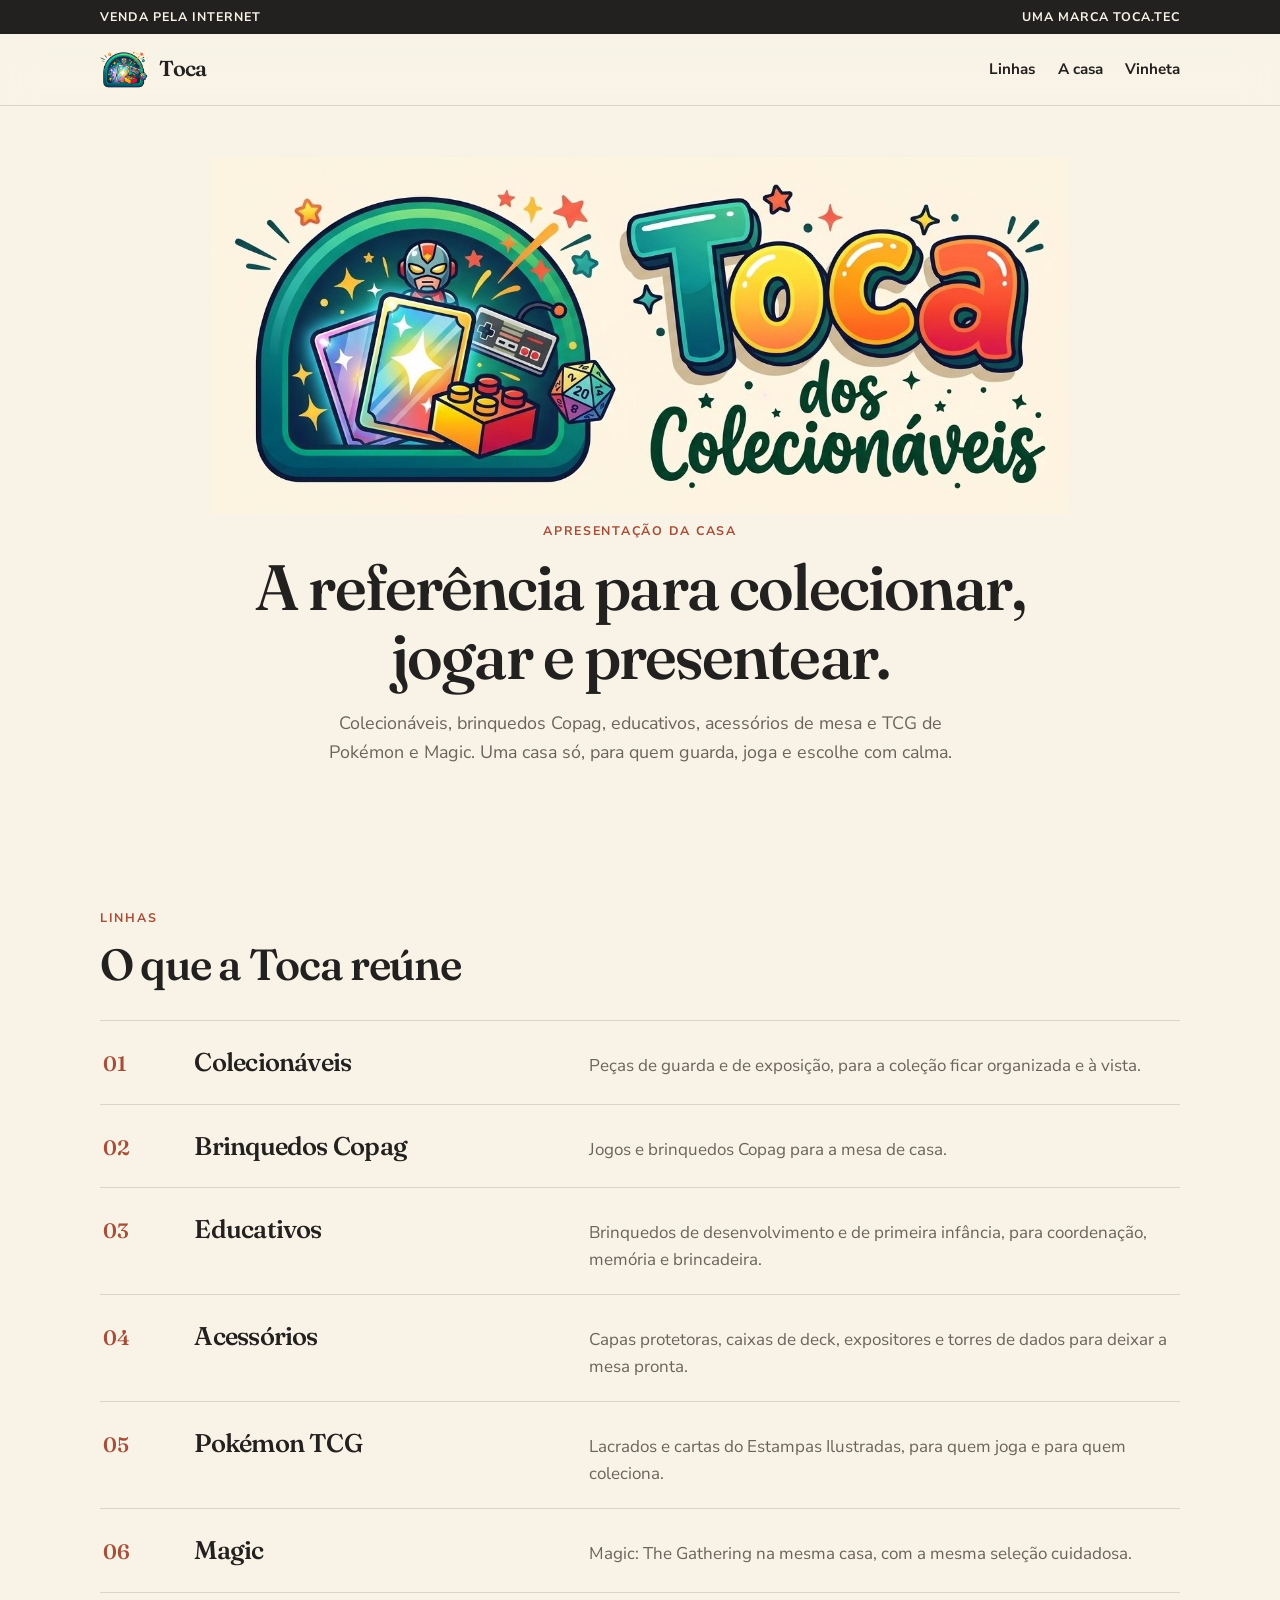
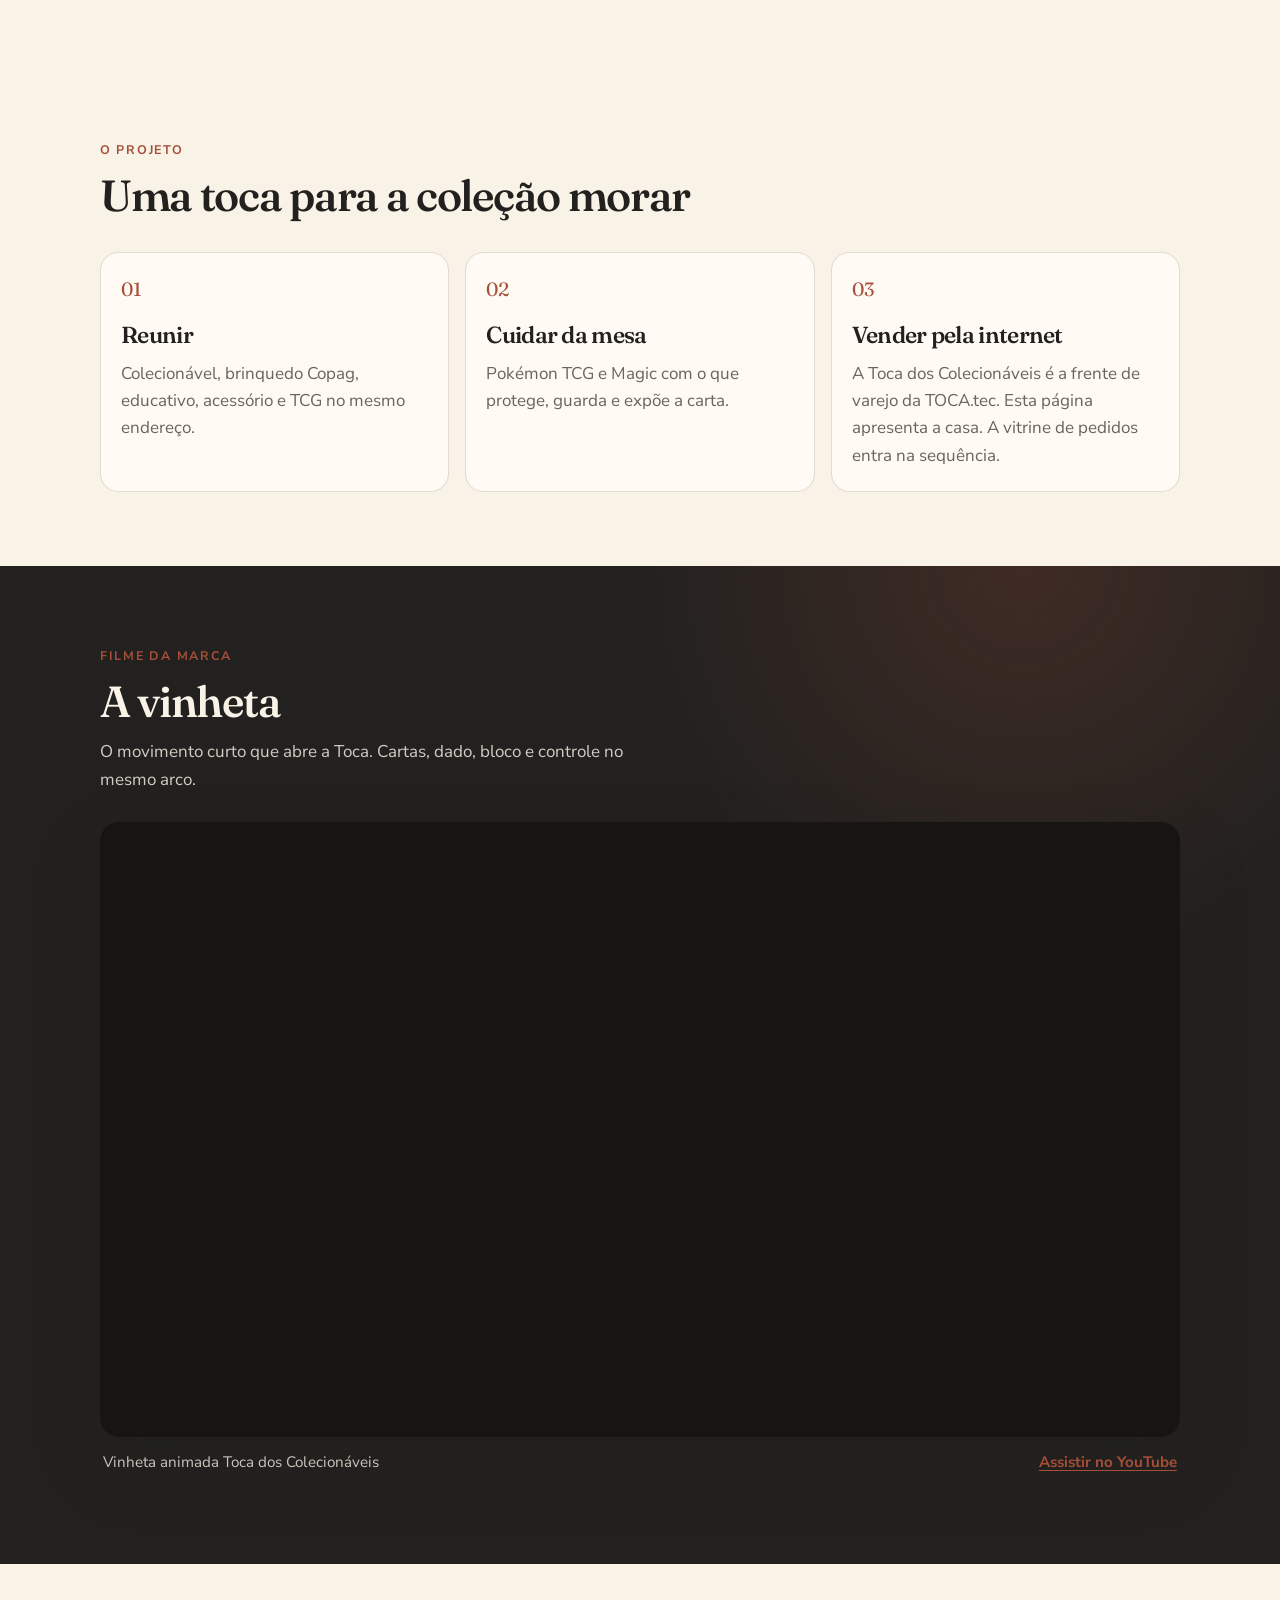
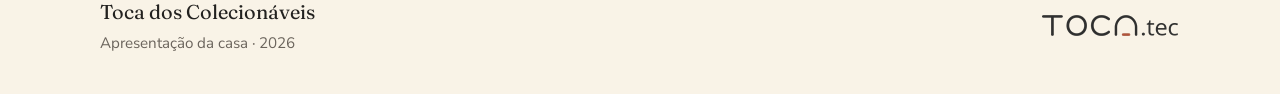
<file: index.html>
<!DOCTYPE html>
<html lang="pt-BR">
  <head>
    <meta charset="utf-8">
    <meta name="viewport" content="width=device-width, initial-scale=1">
    <title>Toca dos Colecionáveis — colecionáveis, Copag, educativos e TCG</title>
    <meta name="description" content="A Toca dos Colecionáveis é a referência para colecionáveis, brinquedos Copag, educativos, acessórios de mesa e TCG de Pokémon e Magic.">
    <meta name="theme-color" content="#f9f3e7">
    <meta property="og:title" content="Toca dos Colecionáveis">
    <meta property="og:description" content="A referência para colecionáveis, brinquedos Copag, educativos, acessórios e TCG de Pokémon e Magic.">
    <meta property="og:type" content="website">
    <meta property="og:locale" content="pt_BR">
    <meta property="og:image" content="https://i.ytimg.com/vi/wDLIQbRGo5M/hqdefault.jpg">
    <meta name="twitter:card" content="summary_large_image">
    <link rel="icon" href="assets/favicon-32.png" sizes="32x32" type="image/png">
    <link rel="icon" href="assets/favicon.png" sizes="64x64" type="image/png">
    <link rel="apple-touch-icon" href="assets/favicon.png">
    <link rel="preconnect" href="https://fonts.googleapis.com">
    <link rel="preconnect" href="https://fonts.gstatic.com" crossorigin>
    <link href="https://fonts.googleapis.com/css2?family=Fraunces:opsz,wght@9..144,500;9..144,600&family=Nunito+Sans:opsz,wght@6..12,400;6..12,600;6..12,700&display=swap" rel="stylesheet">
    <link rel="stylesheet" href="css/styles.css">
    <script type="application/ld+json">
      {
        "@context": "https://schema.org",
        "@type": "Store",
        "name": "Toca dos Colecionáveis",
        "description": "Referência para colecionáveis, brinquedos Copag, educativos, acessórios de mesa e TCG de Pokémon e Magic.",
        "brand": {
          "@type": "Brand",
          "name": "TOCA.tec"
        },
        "areaServed": "BR",
        "currenciesAccepted": "BRL"
      }
    </script>
  </head>
  <body>
    <a class="skip" href="#conteudo">Ir para o conteúdo</a>

    <div class="utility">
      <div class="wrap utility-inner">
        <p>Venda pela internet</p>
        <p>Uma marca TOCA.tec</p>
      </div>
    </div>

    <header class="site-header">
      <div class="wrap header-inner">
        <a class="brand" href="#topo">
          <img src="assets/mark-sm.webp" width="160" height="130" alt="">
          <span>Toca</span>
        </a>
        <nav class="nav" aria-label="Seções">
          <a href="#linhas">Linhas</a>
          <a href="#casa">A casa</a>
          <a href="#vinheta">Vinheta</a>
        </nav>
      </div>
    </header>

    <main id="conteudo">
      <section class="hero" id="topo">
        <div class="wrap">
          <img class="hero-logo" src="assets/logo.jpg" width="1304" height="542" alt="Toca dos Colecionáveis">
          <p class="kicker">Apresentação da casa</p>
          <h1>A referência para colecionar, jogar e presentear.</h1>
          <p class="lead">
            Colecionáveis, brinquedos Copag, educativos, acessórios de mesa e TCG de Pokémon e Magic.
            Uma casa só, para quem guarda, joga e escolhe com calma.
          </p>
        </div>
      </section>

      <section class="section" id="linhas">
        <div class="wrap">
          <div class="section-head">
            <p class="kicker">Linhas</p>
            <h2>O que a Toca reúne</h2>
          </div>

          <article class="line">
            <span class="num">01</span>
            <h3>Colecionáveis</h3>
            <p>Peças de guarda e de exposição, para a coleção ficar organizada e à vista.</p>
          </article>
          <article class="line">
            <span class="num">02</span>
            <h3>Brinquedos Copag</h3>
            <p>Jogos e brinquedos Copag para a mesa de casa.</p>
          </article>
          <article class="line">
            <span class="num">03</span>
            <h3>Educativos</h3>
            <p>Brinquedos de desenvolvimento e de primeira infância, para coordenação, memória e brincadeira.</p>
          </article>
          <article class="line">
            <span class="num">04</span>
            <h3>Acessórios</h3>
            <p>Capas protetoras, caixas de deck, expositores e torres de dados para deixar a mesa pronta.</p>
          </article>
          <article class="line">
            <span class="num">05</span>
            <h3>Pokémon TCG</h3>
            <p>Lacrados e cartas do Estampas Ilustradas, para quem joga e para quem coleciona.</p>
          </article>
          <article class="line">
            <span class="num">06</span>
            <h3>Magic</h3>
            <p>Magic: The Gathering na mesma casa, com a mesma seleção cuidadosa.</p>
          </article>
        </div>
      </section>

      <section class="section" id="casa">
        <div class="wrap">
          <div class="section-head">
            <p class="kicker">O projeto</p>
            <h2>Uma toca para a coleção morar</h2>
          </div>
          <div class="movements">
            <article class="movement">
              <span>01</span>
              <h3>Reunir</h3>
              <p>Colecionável, brinquedo Copag, educativo, acessório e TCG no mesmo endereço.</p>
            </article>
            <article class="movement">
              <span>02</span>
              <h3>Cuidar da mesa</h3>
              <p>Pokémon TCG e Magic com o que protege, guarda e expõe a carta.</p>
            </article>
            <article class="movement">
              <span>03</span>
              <h3>Vender pela internet</h3>
              <p>A Toca dos Colecionáveis é a frente de varejo da TOCA.tec. Esta página apresenta a casa. A vitrine de pedidos entra na sequência.</p>
            </article>
          </div>
        </div>
      </section>

      <section class="film" id="vinheta">
        <div class="wrap">
          <p class="kicker">Filme da marca</p>
          <h2>A vinheta</h2>
          <p class="film-lead">O movimento curto que abre a Toca. Cartas, dado, bloco e controle no mesmo arco.</p>
          <div class="frame">
            <div class="ratio">
              <iframe
                src="https://www.youtube-nocookie.com/embed/wDLIQbRGo5M"
                title="Vinheta animada Toca dos Colecionáveis"
                allow="accelerometer; autoplay; clipboard-write; encrypted-media; gyroscope; picture-in-picture; web-share"
                referrerpolicy="strict-origin-when-cross-origin"
                allowfullscreen
              ></iframe>
            </div>
          </div>
          <p class="caption">
            <span>Vinheta animada Toca dos Colecionáveis</span>
            <a href="https://youtu.be/wDLIQbRGo5M" target="_blank" rel="noopener noreferrer">Assistir no YouTube</a>
          </p>
        </div>
      </section>
    </main>

    <footer class="site-footer">
      <div class="wrap footer-inner">
        <div>
          <p class="footer-brand">Toca dos Colecionáveis</p>
          <p class="footer-note">Apresentação da casa · 2026</p>
        </div>
        <img class="house-mark" src="assets/toca-tec.png" width="140" height="25" alt="TOCA.tec">
      </div>
    </footer>
  </body>
</html>
</file>
<file: css/styles.css>
:root {
  --paper: #f9f3e7;
  --paper-2: #fffaf3;
  --ink: #22211f;
  --muted: #6b645c;
  --line: rgba(34, 33, 31, 0.14);
  --accent: #a64e38;
  --shadow: 0 28px 70px rgba(34, 33, 31, 0.18);
  --wrap: 1080px;
  --serif: "Fraunces", "Iowan Old Style", "Palatino Linotype", serif;
  --sans: "Nunito Sans", "Segoe UI", sans-serif;
}

*,
*::before,
*::after {
  box-sizing: border-box;
}

html {
  scroll-behavior: smooth;
}

body {
  margin: 0;
  background: var(--paper);
  color: var(--ink);
  font-family: var(--sans);
  font-size: 1.0625rem;
  line-height: 1.6;
  text-rendering: optimizeLegibility;
}

img {
  max-width: 100%;
  height: auto;
}

a {
  color: inherit;
}

:focus-visible {
  outline: 2px solid var(--accent);
  outline-offset: 3px;
}

::selection {
  background: var(--accent);
  color: var(--paper);
}

.skip {
  position: absolute;
  left: 1rem;
  top: -4rem;
  z-index: 40;
  background: var(--paper-2);
  color: var(--ink);
  padding: 0.55rem 0.8rem;
  border-radius: 0.4rem;
}

.skip:focus {
  top: 0.75rem;
}

.wrap {
  width: min(var(--wrap), calc(100% - 2.5rem));
  margin-inline: auto;
}

.utility {
  background: var(--ink);
  color: var(--paper);
  font-size: 0.78rem;
  font-weight: 700;
  letter-spacing: 0.08em;
  text-transform: uppercase;
}

.utility-inner {
  display: flex;
  justify-content: space-between;
  gap: 1rem;
  min-height: 2.15rem;
  align-items: center;
}

.utility p {
  margin: 0;
}

.site-header {
  position: sticky;
  top: 0;
  z-index: 20;
  background: color-mix(in srgb, var(--paper) 88%, transparent);
  backdrop-filter: blur(16px);
  border-bottom: 1px solid var(--line);
}

.header-inner {
  display: flex;
  align-items: center;
  justify-content: space-between;
  gap: 1rem;
  min-height: 4.4rem;
}

.brand {
  display: flex;
  align-items: center;
  gap: 0.7rem;
  text-decoration: none;
  color: var(--ink);
  font-family: var(--serif);
  font-weight: 600;
  font-size: 1.35rem;
  letter-spacing: -0.03em;
}

.brand img {
  width: 48px;
  height: auto;
  display: block;
}

.nav {
  display: flex;
  gap: 1.4rem;
}

.nav a {
  text-decoration: none;
  font-weight: 700;
  font-size: 0.95rem;
  color: var(--ink);
}

.nav a:hover {
  color: var(--accent);
}

.hero {
  position: relative;
  padding: 3.2rem 0 4.2rem;
  text-align: center;
  isolation: isolate;
}

.hero::before {
  content: "";
  position: absolute;
  z-index: -1;
  left: 50%;
  top: 8%;
  width: min(820px, 90vw);
  height: 280px;
  transform: translateX(-50%);
  background:
    radial-gradient(circle at 18% 50%, rgba(166, 78, 56, 0.16), transparent 58%),
    radial-gradient(circle at 82% 30%, rgba(34, 33, 31, 0.06), transparent 52%),
    radial-gradient(circle at 58% 80%, rgba(166, 78, 56, 0.1), transparent 48%);
  filter: blur(6px);
}

.hero-logo {
  width: min(860px, 100%);
  margin: 0 auto 0.4rem;
  display: block;
}

.kicker {
  margin: 0 0 0.7rem;
  font-size: 0.78rem;
  font-weight: 700;
  letter-spacing: 0.14em;
  text-transform: uppercase;
  color: var(--accent);
}

h1,
h2,
.pull {
  font-family: var(--serif);
  font-weight: 560;
  letter-spacing: -0.03em;
  color: var(--ink);
}

h1 {
  margin: 0 auto;
  max-width: 14em;
  font-size: clamp(2.35rem, 5vw, 4rem);
  line-height: 1.08;
}

.lead {
  max-width: 40rem;
  margin: 1.15rem auto 0;
  color: var(--muted);
  font-size: 1.12rem;
  line-height: 1.65;
}

.section {
  padding: 4.6rem 0;
}

.section-head {
  max-width: 38rem;
  margin-bottom: 2rem;
}

h2 {
  margin: 0;
  font-size: clamp(2rem, 3.4vw, 2.8rem);
  line-height: 1.12;
}

.line {
  display: grid;
  grid-template-columns: 4.2rem minmax(12rem, 0.85fr) 1.35fr;
  gap: 0.5rem 1.5rem;
  align-items: baseline;
  padding: 1.3rem 0.2rem;
  border-top: 1px solid var(--line);
}

.line:last-child {
  border-bottom: 1px solid var(--line);
}

.num {
  font-family: var(--serif);
  font-weight: 560;
  font-size: 1.3rem;
  color: var(--accent);
}

.line h3 {
  margin: 0;
  font-family: var(--serif);
  font-weight: 560;
  font-size: clamp(1.4rem, 2vw, 1.8rem);
  letter-spacing: -0.03em;
  color: var(--ink);
}

.line p {
  margin: 0;
  color: var(--muted);
}

.movements {
  display: grid;
  grid-template-columns: repeat(3, 1fr);
  gap: 1rem;
  margin-top: 2rem;
}

.movement {
  background: var(--paper-2);
  border: 1px solid var(--line);
  border-radius: 1.15rem;
  padding: 1.3rem 1.25rem 1.4rem;
}

.movement span {
  display: block;
  margin-bottom: 0.7rem;
  font-family: var(--serif);
  font-size: 1.2rem;
  color: var(--accent);
}

.movement h3 {
  margin: 0 0 0.45rem;
  font-family: var(--serif);
  font-weight: 560;
  font-size: 1.45rem;
  letter-spacing: -0.03em;
  color: var(--ink);
}

.movement p {
  margin: 0;
  color: var(--muted);
}

.film {
  background:
    radial-gradient(circle at 80% 0%, rgba(166, 78, 56, 0.22), transparent 28%),
    var(--ink);
  color: var(--paper);
  padding: 5rem 0 5.2rem;
}

.film .kicker,
.film h2 {
  color: var(--accent);
}

.film h2 {
  color: var(--paper);
}

.film-lead {
  max-width: 36rem;
  margin: 0.8rem 0 0;
  color: rgba(249, 243, 231, 0.82);
}

.frame {
  margin-top: 1.8rem;
  padding: 0.55rem;
  background: #161513;
  border-radius: 1.2rem;
  box-shadow: var(--shadow);
}

.ratio {
  position: relative;
  aspect-ratio: 16 / 9;
}

.ratio iframe {
  position: absolute;
  inset: 0;
  width: 100%;
  height: 100%;
  border: 0;
  border-radius: 0.8rem;
}

.caption {
  display: flex;
  justify-content: space-between;
  gap: 1rem;
  align-items: baseline;
  margin: 0.85rem 0.2rem 0;
  color: rgba(249, 243, 231, 0.78);
  font-size: 0.95rem;
}

.caption a {
  color: var(--accent);
  font-weight: 700;
  text-underline-offset: 0.18em;
}

.site-footer {
  border-top: 6px solid var(--ink);
  padding: 2rem 0 2.4rem;
}

.footer-inner {
  display: flex;
  justify-content: space-between;
  align-items: center;
  gap: 1.5rem;
}

.footer-brand {
  margin: 0;
  font-family: var(--serif);
  font-size: 1.25rem;
  color: var(--ink);
}

.footer-note {
  margin: 0.2rem 0 0;
  color: var(--muted);
  font-size: 0.95rem;
}

.house-mark {
  display: block;
  width: 140px;
  max-width: 100%;
  height: auto;
}

@media (max-width: 800px) {
  .line {
    grid-template-columns: 3rem 1fr;
    gap: 0.15rem 0.8rem;
    padding: 1.1rem 0;
  }

  .line p {
    grid-column: 2;
  }

  .movements {
    grid-template-columns: 1fr;
  }
}

@media (max-width: 640px) {
  .wrap {
    width: min(var(--wrap), calc(100% - 1.5rem));
  }

  .utility-inner {
    letter-spacing: 0.04em;
    font-size: 0.68rem;
  }

  .header-inner {
    flex-wrap: wrap;
    padding: 0.7rem 0;
  }

  .nav {
    width: 100%;
    justify-content: space-between;
    padding-bottom: 0.35rem;
  }

  .hero {
    padding-top: 2.2rem;
  }

  .section,
  .film {
    padding: 3.4rem 0;
  }

  .caption {
    flex-direction: column;
    gap: 0.35rem;
  }

  .footer-inner {
    flex-direction: column;
    align-items: flex-start;
  }
}

@media (prefers-reduced-motion: reduce) {
  html {
    scroll-behavior: auto;
  }
}
</file>
